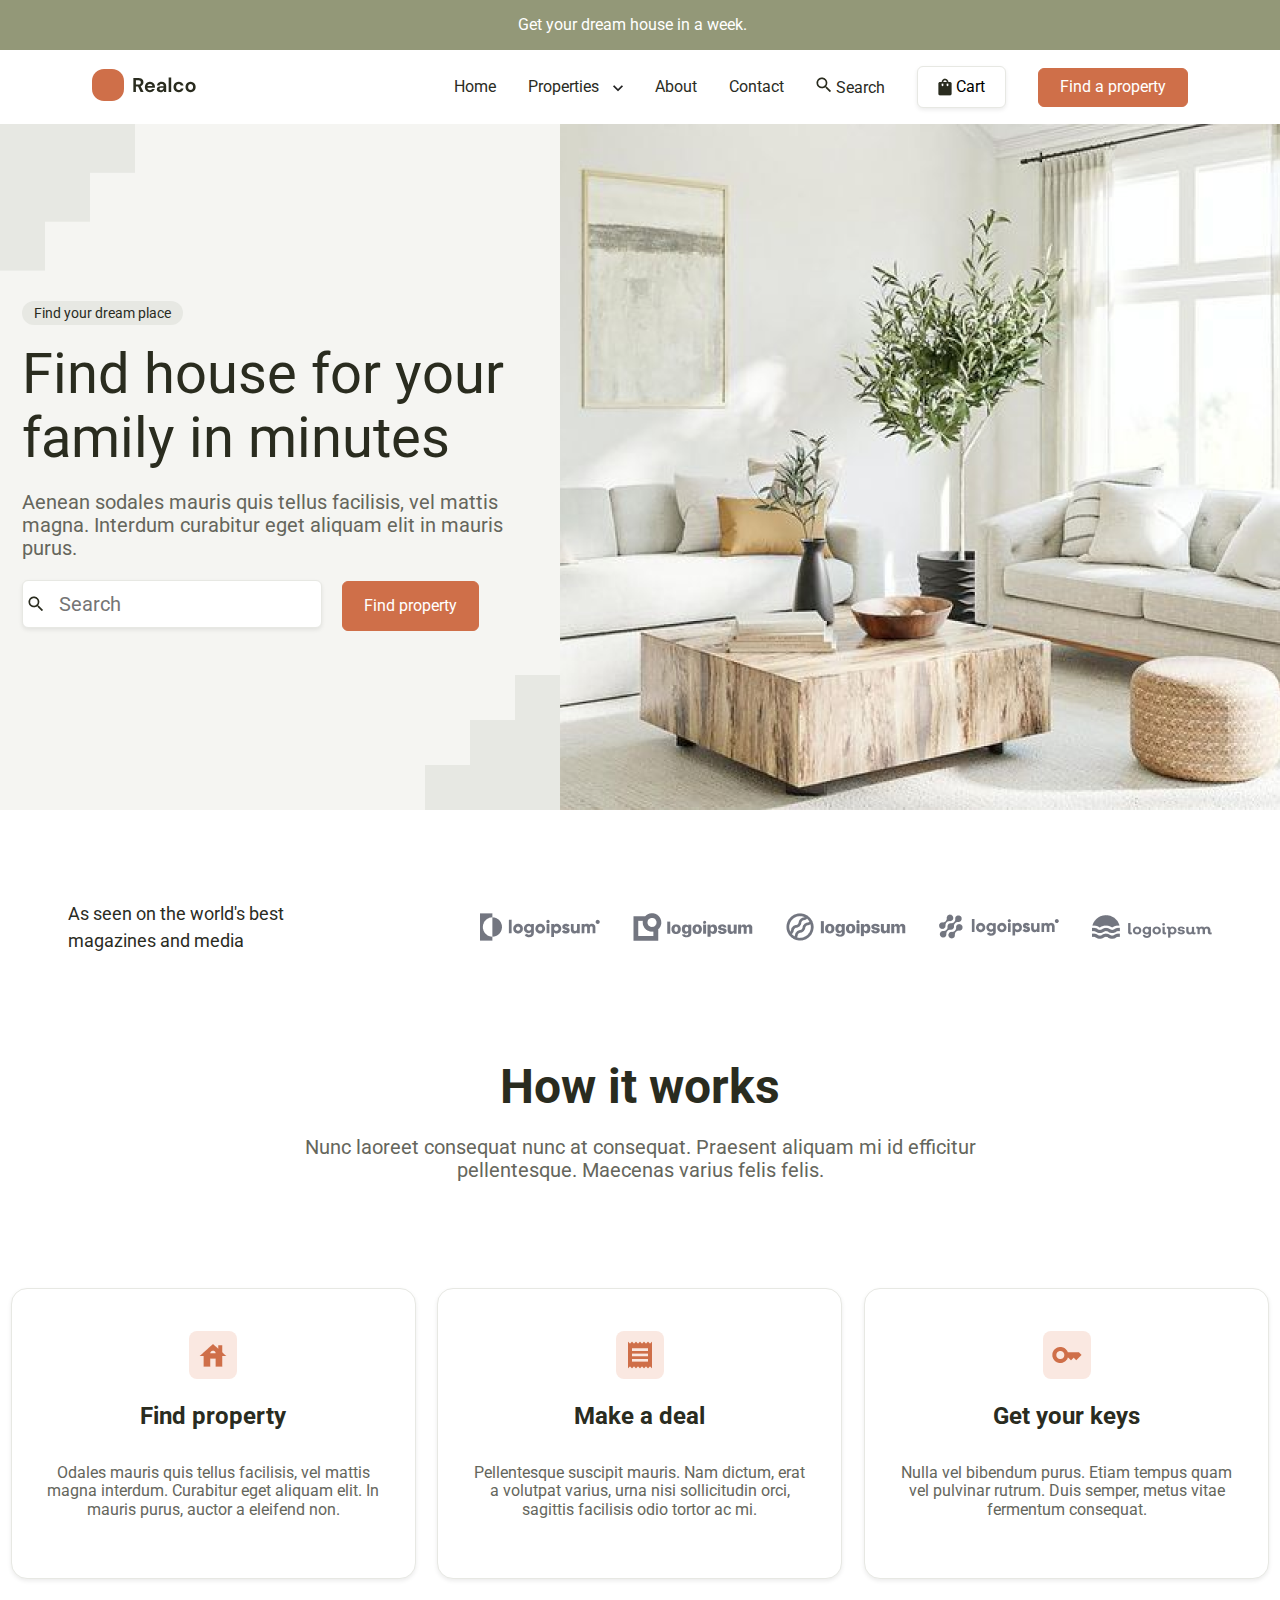
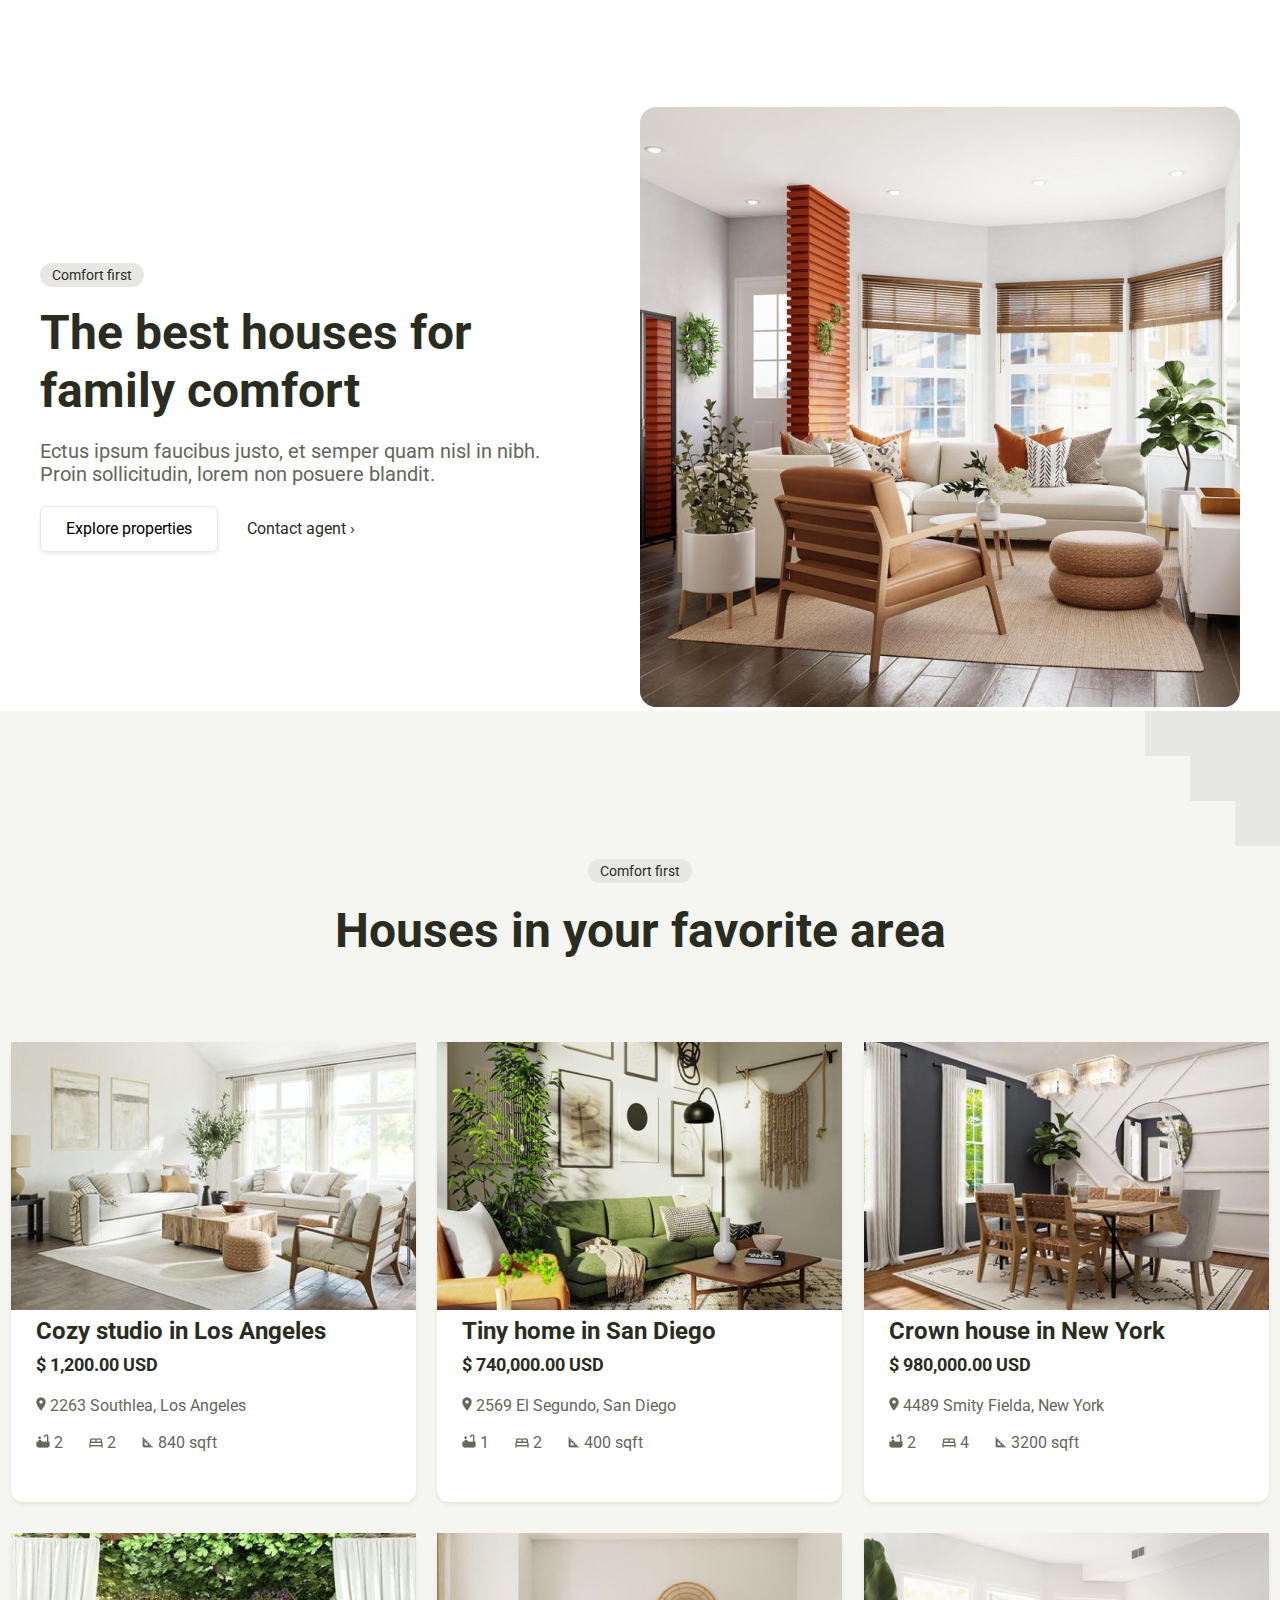
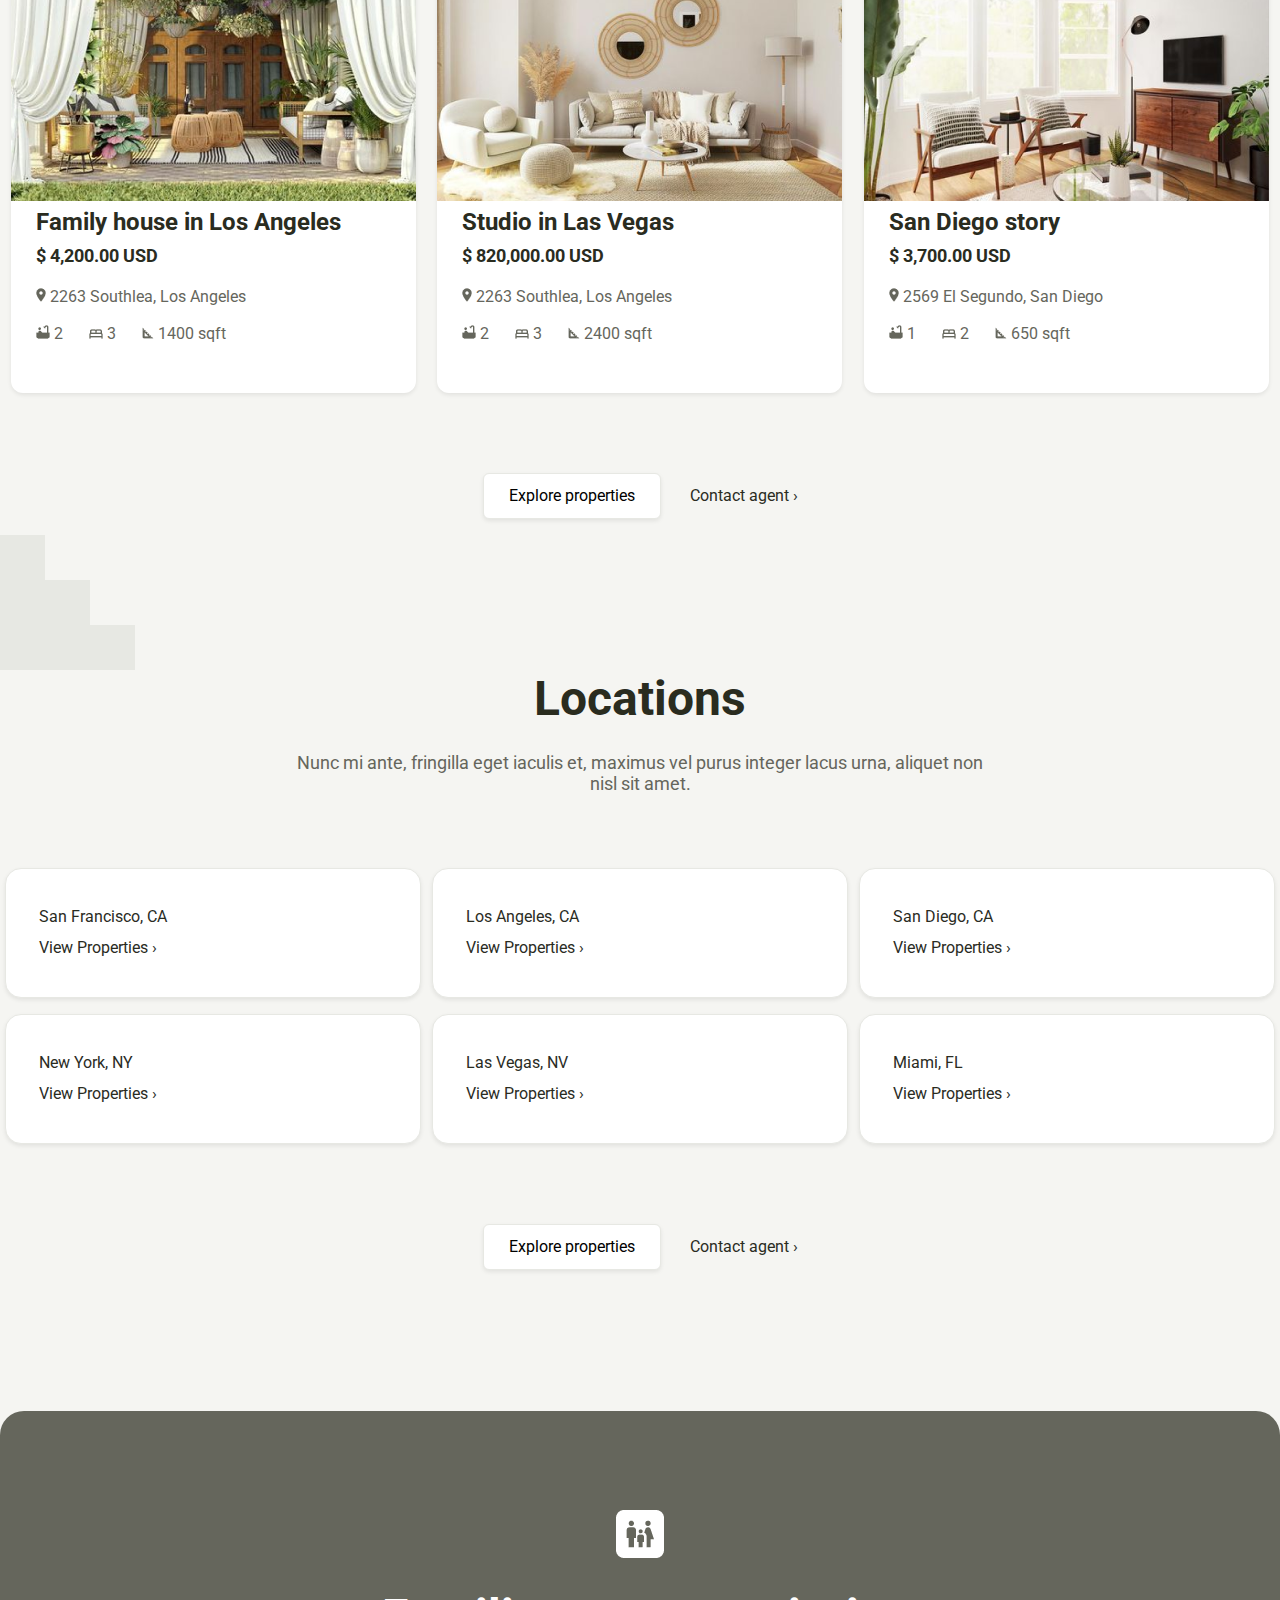
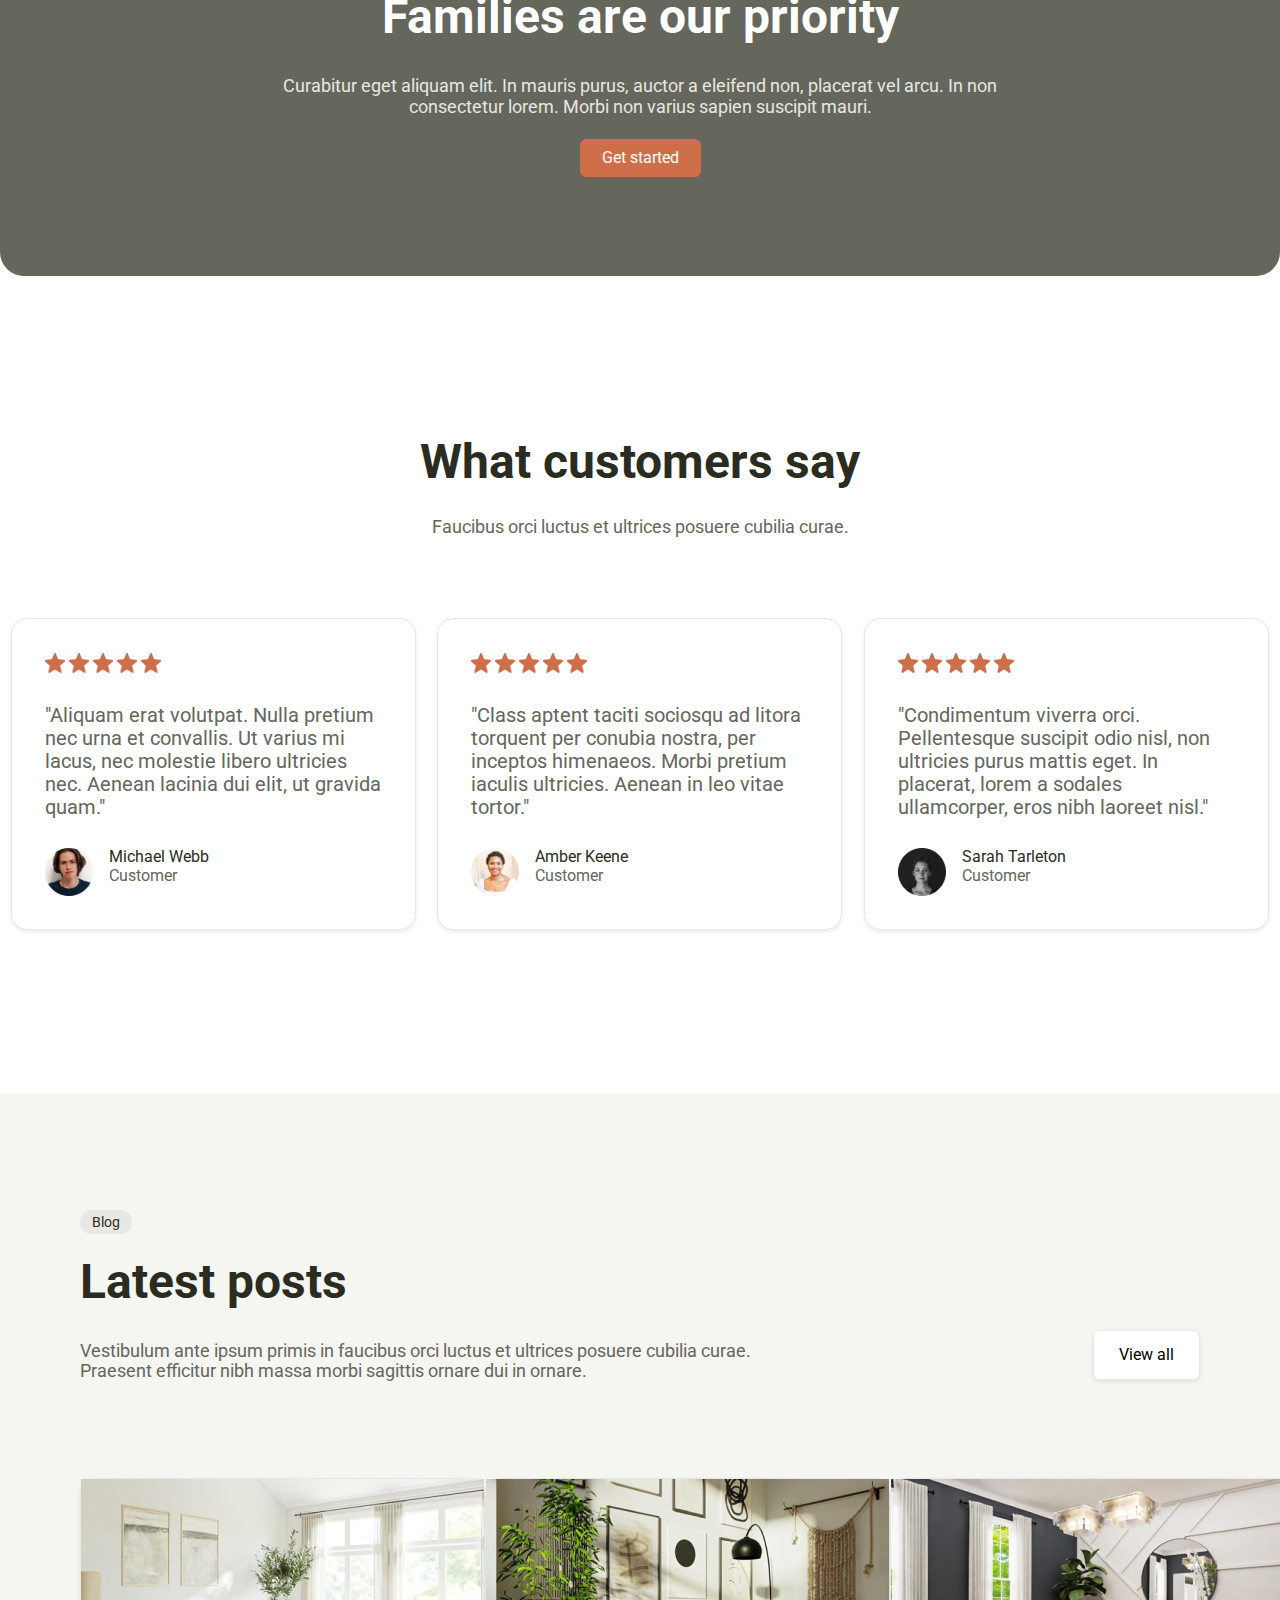
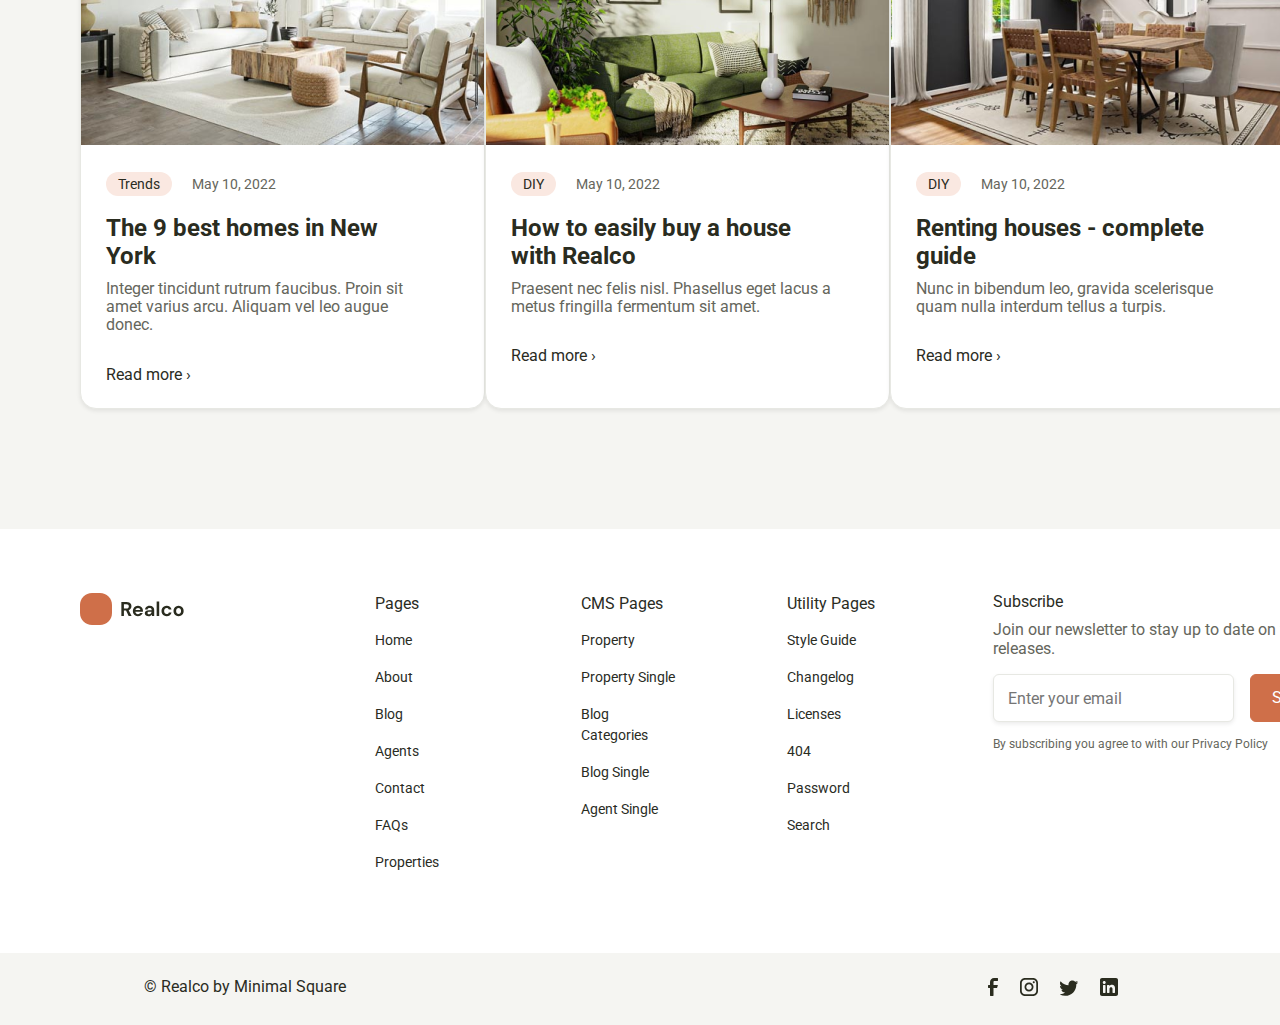
<file: House Dream/index.html>
<!DOCTYPE html>
<html lang="en">
  <head>
    <meta charset="UTF-8" />
    <meta http-equiv="X-UA-Compatible" content="IE=edge" />
    <meta name="viewport" content="width=device-width, initial-scale=1.0" />
    <link rel="stylesheet" href="normalize.css" />
    <link rel="stylesheet" href="./style.css" />
    <link
      href="https://fonts.googleapis.com/css2?family=Roboto&display=swap"
      rel="stylesheet"
    />
    <title>House Dream</title>
  </head>
  <body>
    <header class="header">
      <div class="header__title">
        <!-- <div class="container"> -->
        <p class="header__text">Get your dream house in a week.</p>
        <img class="header__icon" src="./img/icon-close.png" alt="" />
        <!-- </div> -->
      </div>
      <div class="container">
        <div class="header__inner">
          <div class="logo">
            <img class="logo" src="./img/logo.svg" alt="" />
          </div>

          <div class="menu">
            <nav class="menu__list">
              <ul class="menu__items">
                <li class="menu__item">Home</li>
                <li class="menu__item">
                  <a
                    >Properties
                    <img
                      class="menu__icon-properties"
                      src="./img/select.png"
                      alt=""
                  /></a>
                </li>
                <li class="menu__item"><a>About</a></li>
                <li class="menu__item"><a>Contact</a></li>
                <li class="menu__item">
                  <a
                    ><img
                      class="menu__icon"
                      class="search-img"
                      src="./img/search.png"
                    />Search</a
                  >
                </li>
                <li class="menu__item">
                  <button class="menu__shopping-btn">
                    <img
                      class="menu__icon"
                      src="./img/shopping_bag.png"
                      alt="bag"
                    />
                    Cart
                  </button>
                </li>
                <li class="menu__item">
                  <button class="menu__find-btn orange-btn">
                    Find a property
                  </button>
                </li>
              </ul>
            </nav>
          </div>
        </div>
      </div>
    </header>
    <section class="find-house">
      <div class="container">
        <div class="find-house__sidebar">
          <div class="find-house__inner">
            <nav class="find-house__content">
              <span class="text-decor">Find your dream place</span>

              <div class="find-house__title">
                Find house for your family in minutes
              </div>
              <div class="find-house__text text">
                <p>
                  Aenean sodales mauris quis tellus facilisis, vel mattis magna.
                  Interdum curabitur eget aliquam elit in mauris purus.
                </p>
              </div>
              <input
                class="find-house__sidebar-input"
                placeholder="Search"
                type="text"
              />
              <button class="find-house__sidebar-btn orange-btn">
                Find property
              </button>
            </nav>
            <div class="find-house__background-elements">
              <img
                class="find-house__background-top"
                src="./img/top-background.png"
                alt=""
              />
              <img
                class="find-house__background-bottom"
                src="./img/bottom-background.png"
                alt=""
              />
            </div>
          </div>
          <div class="find-house__img">
            <img src="./img/find-House-Img.png" alt="" />
          </div>
        </div>
      </div>
    </section>

    <section class="about-shops">
      <div class="container">
        <div class="about-shops__head">
          <div class="about-shops__text-logo">
            <p>As seen on the world's best magazines and media</p>
          </div>
          <div class="about-shops__logo">
            <img
              class="about-shops__logo-item"
              src="./img/about-shops/logo-shops-img1.png"
              alt="logo"
            />
            <img
              class="about-shops__logo-item"
              src="./img/about-shops/logo-shops-img2.png"
              alt="logo"
            />
            <img
              class="about-shops__logo-item"
              src="./img/about-shops/logo-shops-img3.png"
              alt="logo"
            />
            <img
              class="about-shops__logo-item"
              src="./img/about-shops/logo-shops-img4.png"
              alt="logo"
            />
            <img
              class="about-shops__logo-item"
              src="./img/about-shops/logo-shops-img5.png"
              alt=""
            />
          </div>
        </div>
        <nav class="about-shops__content">
          <div class="about-shops__title title">How it works</div>
          <div class="about-shops__text text">
            <p>
              Nunc laoreet consequat nunc at consequat. Praesent aliquam mi id
              efficitur pellentesque. Maecenas varius felis felis.
            </p>
          </div>
        </nav>
        <div class="about-shops__cards">
          <div class="about-shops__card-item">
            <div class="about-shops__cards-img">
              <img
                class="about-shops__card-img"
                src="./img/about-shops/house.png"
                alt="house"
              />
            </div>
            <div class="about-shops__cards-title">Find property</div>
            <div class="about-shops__cards-text text">
              <p>
                Odales mauris quis tellus facilisis, vel mattis magna interdum.
                Curabitur eget aliquam elit. In mauris purus, auctor a eleifend
                non.
              </p>
            </div>
          </div>
          <div class="about-shops__card-item">
            <div class="about-shops__cards-img">
              <img
                class="about-shops__card-img"
                src="./img/about-shops/receipt.png"
                alt="receipt"
              />
            </div>
            <div class="about-shops__cards-title">Make a deal</div>
            <div class="about-shops__cards-text text">
              <p>
                Pellentesque suscipit mauris. Nam dictum, erat a volutpat
                varius, urna nisi sollicitudin orci, sagittis facilisis odio
                tortor ac mi.
              </p>
            </div>
          </div>
          <div class="about-shops__card-item">
            <div class="about-shops__cards-img">
              <img
                class="about-shops__card-img"
                src="./img/about-shops/key.png"
                alt="key"
              />
            </div>
            <div class="about-shops__cards-title">Get your keys</div>
            <div class="about-shops__cards-text text">
              <p>
                Nulla vel bibendum purus. Etiam tempus quam vel pulvinar rutrum.
                Duis semper, metus vitae fermentum consequat.
              </p>
            </div>
          </div>
        </div>
      </div>
    </section>
    <section class="comfort-house container">
      <div class="comfort-house__content">
        <div class="comfort-house__subtitle">
          <span class="text-decor">Comfort first</span>
        </div>

        <div class="comfort-house__title title">
          The best houses for family comfort
        </div>
        <div class="comfort-house__text text">
          <p>
            Ectus ipsum faucibus justo, et semper quam nisl in nibh. Proin
            sollicitudin, lorem non posuere blandit.
          </p>
        </div>
        <div class="comfort-house__contact contact">
          <button class="properties-btn">Explore properties</button>
          <a href="#">Contact agent &#8250;</a>
        </div>
      </div>
      <div class="comfort-house__decor">
        <img src="./img/comfort-house/Decor.png" alt="room" />
      </div>
    </section>

    <section class="houses">
      <div class="container">
        <div class="houses__header">
          <div class="comfort-house__subtitle">
            <span class="text-decor">Comfort first</span>
          </div>
          <div class="houses__container-title title">
            Houses in your favorite area
          </div>
        </div>
        <div class="houses__cards">
          <div class="houses__options">
            <img
              class="houses-decor"
              src="./img/houses/houses-decor 1.png"
              alt="room"
            />
            <div class="houses__options-content">
              <div class="houses__options-title">
                Cozy studio in Los Angeles
              </div>
              <div class="houses__price">$ 1,200.00 USD</div>
              <div class="houses__adress">
                <img
                  class="icon-adress"
                  src="./img/houses/icon-adress.png"
                  alt="icon"
                />
                <span class="houses__adress-text"
                  >2263 Southlea, Los Angeles</span
                >
              </div>
              <div class="houses__icons">
                <nav class="houses__icons-content">
                  <img
                    class="icon-bath"
                    src="./img/houses/icon-bath.png"
                    alt=""
                  />
                  <span>2</span>
                </nav>

                <nav class="houses__icons-content">
                  <img
                    class="icon-bed"
                    src="./img/houses/icon-bed.png"
                    alt=""
                  />
                  <span>2</span>
                </nav>
                <nav class="houses__icons-content">
                  <img
                    class="icon-triangle"
                    src="./img/houses/icon-triangle.png"
                    alt=""
                  />
                  <span>840 sqft</span>
                </nav>
              </div>
            </div>
          </div>
          <div class="houses__options">
            <img
              class="houses-decor"
              src="./img/houses/houses-decor 2.png"
              alt="room"
            />
            <div class="houses__options-content">
              <div class="houses__options-title">Tiny home in San Diego</div>
              <div class="houses__price">$ 740,000.00 USD</div>
              <div class="houses__adress">
                <img
                  class="icon-adress"
                  src="./img/houses/icon-adress.png"
                  alt="icon"
                />
                <span class="houses__adress-text"
                  >2569 El Segundo, San Diego</span
                >
              </div>
              <div class="houses__icons">
                <nav class="houses__icons-content">
                  <img
                    class="icon-bath"
                    src="./img/houses/icon-bath.png"
                    alt=""
                  />
                  <span>1</span>
                </nav>
                <nav class="houses__icons-content">
                  <img
                    class="icon-bed"
                    src="./img/houses/icon-bed.png"
                    alt=""
                  />
                  <span>2</span>
                </nav>
                <nav class="houses__icons-content">
                  <img
                    class="icon-triangle"
                    src="./img/houses/icon-triangle.png"
                    alt=""
                  />
                  <span>400 sqft</span>
                </nav>
              </div>
            </div>
          </div>

          <div class="houses__options">
            <img
              class="houses-decor"
              src="./img/houses/houses-decor 3.png"
              alt="room"
            />
            <div class="houses__options-content">
              <div class="houses__options-title">Crown house in New York</div>
              <div class="houses__price">$ 980,000.00 USD</div>
              <div class="houses__adress">
                <img
                  class="icon-adress"
                  src="./img/houses/icon-adress.png"
                  alt="icon"
                />
                <span class="houses__adress-text"
                  >4489 Smity Fielda, New York</span
                >
              </div>
              <div class="houses__icons">
                <nav class="houses__icons-content">
                  <img
                    class="icon-bath"
                    src="./img/houses/icon-bath.png"
                    alt=""
                  />
                  <span>2</span>
                </nav>
                <nav class="houses__icons-content">
                  <img
                    class="icon-bed"
                    src="./img/houses/icon-bed.png"
                    alt=""
                  />
                  <span>4</span>
                </nav>
                <nav class="houses__icons-content">
                  <img
                    class="icon-triangle"
                    src="./img/houses/icon-triangle.png"
                    alt=""
                  />
                  <span>3200 sqft</span>
                </nav>
              </div>
            </div>
          </div>

          <div class="houses__options">
            <img
              class="houses-decor"
              src="./img/houses/houses-decor 4.png"
              alt="room"
            />
            <div class="houses__options-content">
              <div class="houses__options-title">
                Family house in Los Angeles
              </div>
              <div class="houses__price">$ 4,200.00 USD</div>
              <div class="houses__adress">
                <img
                  class="icon-adress"
                  src="./img/houses/icon-adress.png"
                  alt="icon"
                />
                <span class="houses__adress-text"
                  >2263 Southlea, Los Angeles</span
                >
              </div>
              <div class="houses__icons">
                <nav class="houses__icons-content">
                  <img
                    class="icon-bath"
                    src="./img/houses/icon-bath.png"
                    alt=""
                  />
                  <span>2</span>
                </nav>
                <nav class="houses__icons-content">
                  <img
                    class="icon-bed"
                    src="./img/houses/icon-bed.png"
                    alt=""
                  />
                  <span>3</span>
                </nav>
                <nav class="houses__icons-content">
                  <img
                    class="icon-triangle"
                    src="./img/houses/icon-triangle.png"
                    alt=""
                  />
                  <span>1400 sqft</span>
                </nav>
              </div>
            </div>
          </div>

          <div class="houses__options">
            <img
              class="houses-decor"
              src="./img/houses/houses-decor 5.png"
              alt="room"
            />
            <div class="houses__options-content">
              <div class="houses__options-title">Studio in Las Vegas</div>
              <div class="houses__price">$ 820,000.00 USD</div>
              <div class="houses__adress">
                <img
                  class="icon-adress"
                  src="./img/houses/icon-adress.png"
                  alt="icon"
                />
                <span class="houses__adress-text"
                  >2263 Southlea, Los Angeles</span
                >
              </div>
              <div class="houses__icons">
                <nav class="houses__icons-content">
                  <img
                    class="icon-bath"
                    src="./img/houses/icon-bath.png"
                    alt=""
                  />
                  <span>2</span>
                </nav>
                <nav class="houses__icons-content">
                  <img
                    class="icon-bed"
                    src="./img/houses/icon-bed.png"
                    alt=""
                  />
                  <span>3</span>
                </nav>
                <nav class="houses__icons-content">
                  <img
                    class="icon-triangle"
                    src="./img/houses/icon-triangle.png"
                    alt=""
                  />
                  <span>2400 sqft</span>
                </nav>
              </div>
            </div>
          </div>

          <div class="houses__options">
            <img
              class="houses-decor"
              src="./img/houses/houses-decor 6.png"
              alt="room"
            />
            <div class="houses__options-content">
              <div class="houses__options-title">San Diego story</div>
              <div class="houses__price">$ 3,700.00 USD</div>
              <div class="houses__adress">
                <img
                  class="icon-adress"
                  src="./img/houses/icon-adress.png"
                  alt="icon"
                />
                <span class="houses__adress-text"
                  >2569 El Segundo, San Diego</span
                >
              </div>
              <div class="houses__icons">
                <nav class="houses__icons-content">
                  <img
                    class="icon-bath"
                    src="./img/houses/icon-bath.png"
                    alt=""
                  />
                  <span>1</span>
                </nav>
                <nav class="houses__icons-content">
                  <img
                    class="icon-bed"
                    src="./img/houses/icon-bed.png"
                    alt=""
                  />
                  <span>2</span>
                </nav>
                <nav class="houses__icons-content">
                  <img
                    class="icon-triangle"
                    src="./img/houses/icon-triangle.png"
                    alt=""
                  />
                  <span>650 sqft</span>
                </nav>
              </div>
            </div>
          </div>
        </div>

        <div class="houses__contact contact">
          <button class="properties-btn">Explore properties</button>
          <a href="#">Contact agent &#8250;</a>
        </div>
      </div>
      <div class="houses__background-elem">
        <img
          class="houses__buckground-elem-top"
          src="./img/houses/buckground-elem-top.png"
          alt=""
        />
        <img
          class="houses__buckground-elem-bottom"
          src="./img/houses/buckground-elem-bottom.png"
          alt=""
        />
      </div>
    </section>

    <section class="locations">
      <div class="container">
        <div class="locations__header">
          <div class="locations__title title">Locations</div>
          <div class="locations__text text">
            Nunc mi ante, fringilla eget iaculis et, maximus vel purus integer
            lacus urna, aliquet non nisl sit amet.
          </div>
        </div>
        <div class="locations__cards">
          <div class="locations__item">
            <div class="locations__item-title">San Francisco, CA</div>
            <a class="locations__link" href="">View Properties &#8250;</a>
          </div>

          <div class="locations__item">
            <div class="locations__item-title">Los Angeles, CA</div>
            <a class="locations__link" href="">View Properties &#8250;</a>
          </div>

          <div class="locations__item">
            <div class="locations__item-title">San Diego, CA</div>
            <a class="locations__link" href="">View Properties &#8250;</a>
          </div>

          <div class="locations__item">
            <div class="locations__item-title">New York, NY</div>
            <a class="locations__link" href="">View Properties &#8250;</a>
          </div>

          <div class="locations__item">
            <div class="locations__item-title">Las Vegas, NV</div>
            <a class="locations__link" href="">View Properties &#8250;</a>
          </div>

          <div class="locations__item">
            <div class="locations__item-title">Miami, FL</div>
            <a class="locations__link" href="">View Properties &#8250;</a>
          </div>
        </div>

        <div class="locations__contact contact">
          <button class="properties-btn">Explore properties</button>
          <a href="#">Contact agent &#8250;</a>
        </div>
      </div>
    </section>
    <section class="social-advertising">
      <div class="container">
        <div class="social-advertising__buckground">
          <div class="social-advertising__content">
            <div class="social-advertising__icon">
              <img
                class="social-advertising__icon"
                src="./img/social-advertising/icon.png"
                alt="family"
              />
            </div>
            <div class="social-advertising__title title">
              Families are our priority
            </div>
            <div class="social-advertising__text">
              <span>
                Curabitur eget aliquam elit. In mauris purus, auctor a eleifend
                non, placerat vel arcu. In non consectetur lorem. Morbi non
                varius sapien suscipit mauri.
              </span>
            </div>
            <div class="social-advertising__btn">
              <button class="orange-btn">Get started</button>
            </div>
          </div>
        </div>
      </div>
    </section>

    <section class="feedback">
      <div class="container">
        <div class="header">
          <div class="feedback__title title">What customers say</div>
          <div class="feedback__text text">
            Faucibus orci luctus et ultrices posuere cubilia curae.
          </div>
        </div>
        <div class="feedback__cards">
          <div class="feedback__cards-item">
            <img
              class="feedback__cards-icon"
              src="./img/feedback/stars.svg"
              alt="stars"
            />
            <div class="feedback__cards-response text">
              "Aliquam erat volutpat. Nulla pretium nec urna et convallis. Ut
              varius mi lacus, nec molestie libero ultricies nec. Aenean lacinia
              dui elit, ut gravida quam."
            </div>
            <div class="feedback__cards-user">
              <img
                class="feedback__cards-avatar"
                src="./img/feedback/user 1.svg"
                alt="men"
              />
              <div class="feedback__cards-сustomer-data">
                <div class="feedback__cards-user-name">Michael Webb</div>
                <span class="feedback__cards-user-status">Customer</span>
              </div>
            </div>
          </div>

          <div class="feedback__cards-item">
            <img
              class="feedback__cards-icon"
              src="./img/feedback/stars.svg"
              alt="stars"
            />
            <div class="feedback__cards-response text">
              "Class aptent taciti sociosqu ad litora torquent per conubia
              nostra, per inceptos himenaeos. Morbi pretium iaculis ultricies.
              Aenean in leo vitae tortor."
            </div>
            <div class="feedback__cards-user">
              <img
                class="feedback__cards-avatar"
                src="./img/feedback/user 2.svg"
                alt="men"
              />
              <div class="feedback__cards-сustomer-data">
                <div class="feedback__cards-user-name">Amber Keene</div>
                <span class="feedback__cards-user-status">Customer</span>
              </div>
            </div>
          </div>

          <div class="feedback__cards-item">
            <img
              class="feedback__cards-icon"
              src="./img/feedback/stars.svg"
              alt="stars"
            />
            <div class="feedback__cards-response text">
              "Condimentum viverra orci. Pellentesque suscipit odio nisl, non
              ultricies purus mattis eget. In placerat, lorem a sodales
              ullamcorper, eros nibh laoreet nisl."
            </div>
            <div class="feedback__cards-user">
              <img
                class="feedback__cards-avatar"
                src="./img/feedback/user 3.svg"
                alt="men"
              />
              <div class="feedback__cards-сustomer-data">
                <div class="feedback__cards-user-name">Sarah Tarleton</div>
                <span class="feedback__cards-user-status">Customer</span>
              </div>
            </div>
          </div>
        </div>
      </div>
    </section>

    <section class="posts">
      <div class="container">
        <div class="posts__subtitle">
          <span class="text-decor">Blog</span>
        </div>
        <div class="posts__title title">Latest posts</div>
        <div class="posts__about-posts">
          <p class="posts__about-posts-text text">
            Vestibulum ante ipsum primis in faucibus orci luctus et ultrices
            posuere cubilia curae. Praesent efficitur nibh massa morbi sagittis
            ornare dui in ornare.
          </p>
          <button class="posts__about-posts-btn properties-btn">
            View all
          </button>
        </div>

        <div class="posts__cards">
          <div class="posts__cards-item">
            <img src="./img/posts/post-card 1.png" alt="room" />
            <div class="posts__cards-content">
              <div class="posts__cards-header">
                <span class="header-text text-decor">Trends</span>
                <span class="data">May 10, 2022</span>
              </div>
              <div class="posts__cards-title">The 9 best homes in New York</div>
              <div class="posts__cards-text text">
                Integer tincidunt rutrum faucibus. Proin sit amet varius arcu.
                Aliquam vel leo augue donec.
              </div>
              <a href="#" class="posts__cards-link">Read more &#8250;</a>
            </div>
          </div>

          <div class="posts__cards-item">
            <img src="./img/posts/post-card 2.png" alt="room" />
            <div class="posts__cards-content">
              <div class="posts__cards-header">
                <span class="header-text text-decor">DIY</span>
                <span class="data">May 10, 2022</span>
              </div>
              <div class="posts__cards-title">
                How to easily buy a house with Realco
              </div>
              <div class="posts__cards-text text">
                Praesent nec felis nisl. Phasellus eget lacus a metus fringilla
                fermentum sit amet.
              </div>
              <a href="#" class="posts__cards-link">Read more &#8250;</a>
            </div>
          </div>

          <div class="posts__cards-item">
            <img src="./img/posts/post-card 3.png" alt="room" />
            <div class="posts__cards-content">
              <div class="posts__cards-header">
                <span class="header-text text-decor">DIY</span>
                <span class="data">May 10, 2022</span>
              </div>
              <div class="posts__cards-title">
                Renting houses - complete guide
              </div>
              <div class="posts__cards-text text">
                Nunc in bibendum leo, gravida scelerisque quam nulla interdum
                tellus a turpis.
              </div>
              <a href="#" class="posts__cards-link">Read more &#8250;</a>
            </div>
          </div>
        </div>
      </div>
    </section>
    <footer class="footer">
      <div class="container">
        <div class="footer__content">
          <div class="logo">
            <img class="logo" src="./img/logo.svg" alt="" />
          </div>
          <div class="footer__navigation">
            <div class="footer__navigation-item">
              <a class="footer__navigation-link footer__link-title" href="#"
                >Pages</a
              >
              <a class="footer__navigation-link" href="#">Home</a>
              <a class="footer__navigation-link" href="#">About</a>
              <a class="footer__navigation-link" href="#">Blog</a>
              <a class="footer__navigation-link" href="#">Agents</a>
              <a class="footer__navigation-link" href="#">Contact</a>
              <a class="footer__navigation-link" href="#">FAQs</a>
              <a class="footer__navigation-link" href="#">Properties</a>
            </div>
            <div class="footer__navigation-item">
              <a class="footer__navigation-link footer__link-title" href="#"
                >CMS Pages</a
              >
              <a class="footer__navigation-link" href="#">Property</a>
              <a class="footer__navigation-link" href="#">Property Single</a>
              <a class="footer__navigation-link" href="#">Blog Categories</a>
              <a class="footer__navigation-link" href="#">Blog Single</a>
              <a class="footer__navigation-link" href="#">Agent Single</a>
            </div>
            <div class="footer__navigation-item">
              <a class="footer__navigation-link footer__link-title" href="#"
                >Utility Pages</a
              >
              <a class="footer__navigation-link" href="#">Style Guide</a>
              <a class="footer__navigation-link" href="#">Changelog</a>
              <a class="footer__navigation-link" href="#">Licenses</a>
              <a class="footer__navigation-link" href="#">404</a>
              <a class="footer__navigation-link" href="#">Password</a>
              <a class="footer__navigation-link" href="#">Search</a>
            </div>
          </div>

          <div class="footer__subscribe">
            <div class="footer__title">Subscribe</div>
            <div class="footer__text">
              Join our newsletter to stay up to date on features and releases.
            </div>
            <div class="footer__registering">
              <div class="footer__registering-items">
                <input
                  class="footer__registering-input"
                  type="text"
                  placeholder="Enter your email"
                />
                <div class="footer__registering-btn">
                  <button class="orange-btn">Subscribe</button>
                </div>
              </div>
            </div>
            <div class="footer__registering-text">
              <span>By subscribing you agree to with our</span>
              <span>Privacy Policy</span>
            </div>
          </div>
        </div>
      </div>
      <div class="bottom-wrapper">
        <div class="container footer__social">
          <div class="footer__copy">
            <span>© Realco by</span>
            <span>Minimal Square</span>
          </div>
          <div class="footer__social-link">
            <a class="footer__social-item" href="#"
              ><img src="./img/footer/footer-icon 1.svg" alt="icon"
            /></a>
            <a class="footer__social-item" href="#"
              ><img src="./img/footer/footer-icon 2.svg" alt="icon"
            /></a>
            <a class="footer__social-item" href="#"
              ><img src="./img/footer/footer-icon 3.svg" alt="icon"
            /></a>
            <a class="footer__social-item" href="#"
              ><img src="./img/footer/footer-icon 4.svg" alt="icon"
            /></a>
          </div>
        </div>
      </div>
    </footer>
  </body>
</html>
</file>
<file: House Dream/style.css>
*,*::after,*::before{box-sizing:border-box}ul{margin:0}li{padding-left:0;list-style:none}a{text-decoration:none;color:inherit}.container{max-width:1460px}body{font-family:"Roboto","Arial",sans-serif;color:#2a2c1f}.orange-btn{padding:9px 21px;color:#fff;background:#cf6f49;border:1px solid #cf6f49;border-radius:6px}.properties-btn{background:#fff;border:1px solid #e7e8e3;box-shadow:0px 2px 4px rgba(0,0,0,.08);border-radius:6px;padding:13px 25px;margin-right:25px}.title{font-weight:700;font-size:48px;line-height:58px}.text-decor{border-radius:32px;padding:4px 12px;font-size:14px;color:#2a2c1f;background:#e7e8e3}.text{font-size:20px;max-width:516px;color:#65665c}.header__title{display:flex;align-items:center;justify-content:center;color:#fff;background:#939878}.header__icon{position:relative;left:570px}.header__inner{display:flex;align-items:center;height:74px;justify-content:space-around}.header__inner .menu{font-weight:400;font-size:16px}.header__inner .menu__items{display:flex;align-items:center}.header__inner .menu__item{padding-left:32px}.header__inner .menu__icon-properties{margin-left:10px}.header__inner .menu__icon{padding-right:4px}.header__inner .menu__shopping-btn{height:42px;padding:9px 20px;background:#fff;border:1px solid #e7e8e3;border-radius:6px;box-shadow:0px 2px 4px rgba(0,0,0,.08);display:flex;align-items:center}.header__inner .menu__shopping-btn__find-btn{height:42px}.header__inner .menu__shopping-btn .shopping__icon{padding-right:4px}.find-house__sidebar{display:flex}.find-house__inner{display:flex;flex-basis:720px;align-items:center;position:relative;max-height:686px;background:#f5f5f2;padding:160px 124px 27px 8}.find-house__content{margin:0 auto}.find-house__title{margin-top:20px;max-width:516px;font-size:56px}.find-house__sidebar-input{background-image:url(./img/search.png);background-repeat:no-repeat;background-position:5px;border:1px solid #e7e8e3;box-shadow:0px 2px 4px rgba(0,0,0,.08);border-radius:6px;padding-left:36px;margin-right:16px;width:300px;height:48px;font-size:20px;color:#65665c}.find-house__sidebar-btn{height:50px}.find-house__background-top{position:absolute;top:0;left:0}.find-house__background-bottom{position:absolute;bottom:0;right:0}.about-shops__head{display:flex;justify-content:space-around;margin-top:67px}.about-shops__text-logo{max-width:243px;font-size:18px;line-height:27px}.about-shops__logo{display:flex;align-items:center}.about-shops__logo-item{padding-left:33px}.about-shops__content{display:flex;flex-direction:column;align-items:center;justify-content:center;height:316px}.about-shops__text{text-align:center;max-width:784px}.about-shops__cards{display:flex;justify-content:space-around}.about-shops__card-item{display:flex;align-items:center;flex-direction:column;justify-content:center;text-align:center;height:291px;background:#fff;border:1px solid #e7e8e3;box-shadow:0px 2px 4px rgba(0,0,0,.08);border-radius:16px;flex-basis:405px}.about-shops__cards-img{display:flex;align-items:center;justify-content:center;margin-bottom:24px;background:#fae8e1;border-radius:8px;height:48px;width:48px}.about-shops__cards-title{font-weight:700;font-size:24px;margin-bottom:17px}.about-shops__cards-text{max-width:338px;font-size:16px}.comfort-house{display:flex;justify-content:space-around;padding-top:128px}.comfort-house__content{display:flex;flex-direction:column;justify-content:center;max-width:520px}.comfort-house__title{margin-top:20px}.houses{display:flex;align-items:center;position:relative;height:1559px;background:#f5f5f2}.houses__header{text-align:center}.houses__container-title{padding-top:21px;margin-bottom:82px}.houses__cards{display:flex;flex-wrap:wrap;justify-content:space-around}.houses__options{background:#fff;box-shadow:0px 2px 4px rgba(0,0,0,.08);border-radius:12px;height:460px;width:405px}.houses__options+.houses__options+.houses__options+.houses__options{margin-top:31px}.houses__options-content{margin-left:25px}.houses__options-title{margin-bottom:3px;font-weight:700;font-size:24px;line-height:34px}.houses__price{margin-bottom:16px;font-weight:700;font-size:18px;line-height:27px}.houses__adress-text{font-weight:400;font-size:16px;line-height:24px;color:#65665c}.houses__icons{display:flex;margin-top:16px}.houses__icons-content{padding-right:26px;font-weight:400;font-size:16px;color:#65665c}.houses__contact{text-align:center;margin-top:80px}.houses__buckground-elem-top{position:absolute;top:0;right:0}.houses__buckground-elem-bottom{position:absolute;bottom:0;left:0}.locations{background:#f5f5f2;height:741px}.locations__header{display:flex;flex-direction:column;align-items:center;text-align:center}.locations__text{margin-top:25px;max-width:713px;font-size:18px;margin-bottom:57px}.locations__cards{display:flex;flex-wrap:wrap;justify-content:space-around}.locations__item{display:flex;flex-direction:column;justify-content:space-around;background:#fff;border:1px solid #e7e8e3;box-shadow:0px 2px 4px rgba(0,0,0,.08);border-radius:16px;height:130px;width:416px;margin-top:16px;padding:33px}.locations__item- title{font-weight:700;font-size:20px}.locations__contact{text-align:center;padding-top:80px}.social-advertising{display:flex;justify-content:center;background:linear-gradient(180deg, #f5f5f2 50%, #ffffff 50%);text-align:center;color:#fff}.social-advertising__buckground{display:flex;align-items:center;justify-content:center;background:#65665c;height:465px;width:1280px;border-radius:24px}.social-advertising__icon{margin-bottom:13px}.social-advertising__title{margin-bottom:30px}.social-advertising__text{max-width:765px;font-size:18px;color:#e7e8e3;margin-bottom:21px}.feedback{height:660px}.feedback .header{margin-top:157px;display:flex;flex-direction:column;align-items:center}.feedback__text{margin-top:26px;font-size:18px}.feedback__cards{display:flex;justify-content:space-around;margin-top:80px}.feedback__cards-icon{margin-bottom:27px}.feedback__cards-response{margin-bottom:29px}.feedback__cards-item{padding:33px;width:405px;background:#fff;border:1px solid #e7e8e3;box-shadow:0px 2px 4px rgba(0,0,0,.08);border-radius:16px}.feedback__cards-user{display:flex}.feedback__cards-avatar{margin-right:16px}.feedback__cards-user-status{font-size:16px;color:#65665c}.posts{background:#f5f5f2;padding:120px 80px}.posts__subtitle{margin-bottom:21px}.posts__about-posts{display:flex;justify-content:space-between;align-items:center}.posts__about-posts-text{max-width:710px;font-size:18px;margin-top:30px}.posts__about-posts-btn{height:50px;margin:0}.posts__cards{display:flex;justify-content:space-between;margin-top:78px}.posts__cards-item{background:#fff;border:1px solid #e7e8e3;box-shadow:0px 2px 4px rgba(0,0,0,.08);border-radius:16px;height:531px}.posts__cards-content{padding:25px}.posts .header-text{background:#fae8e1}.posts .data{font-weight:400;font-size:14px;line-height:21px;color:#65665c;margin-left:16px}.posts__cards-title{font-weight:700;font-size:24px;max-width:325px;margin-top:20px}.posts__cards-text{font-size:16px;max-width:325px;margin-top:9px;margin-bottom:31px}.footer__content{margin:64px 80px;display:flex;justify-content:space-between}.footer .logo{margin-right:95px}.footer__navigation{display:flex}.footer__navigation-item{display:flex;flex-direction:column}.footer__navigation-link{line-height:21px;padding-bottom:16px;margin-right:110px;width:96px;font-size:14px}.footer__link-title{font-size:16px}.footer__subscribe{font-size:16px;color:#65665c}.footer__title{color:#2a2c1f;margin-bottom:10px}.footer__registering-items{display:flex;margin:16px 16px 16px 0}.footer__registering-input{background:#fff;border:1px solid #e7e8e3;box-shadow:0px 2px 4px rgba(0,0,0,.08);border-radius:6px;width:241px;height:48px;margin-right:16px;padding:12px 14px}.footer .orange-btn{height:48px}.footer__registering-text{font-size:12px}.footer__social{background:#f5f5f2;display:flex;padding:25px 144px;justify-content:space-between}.footer__social-item{margin-right:18px}
</file>
